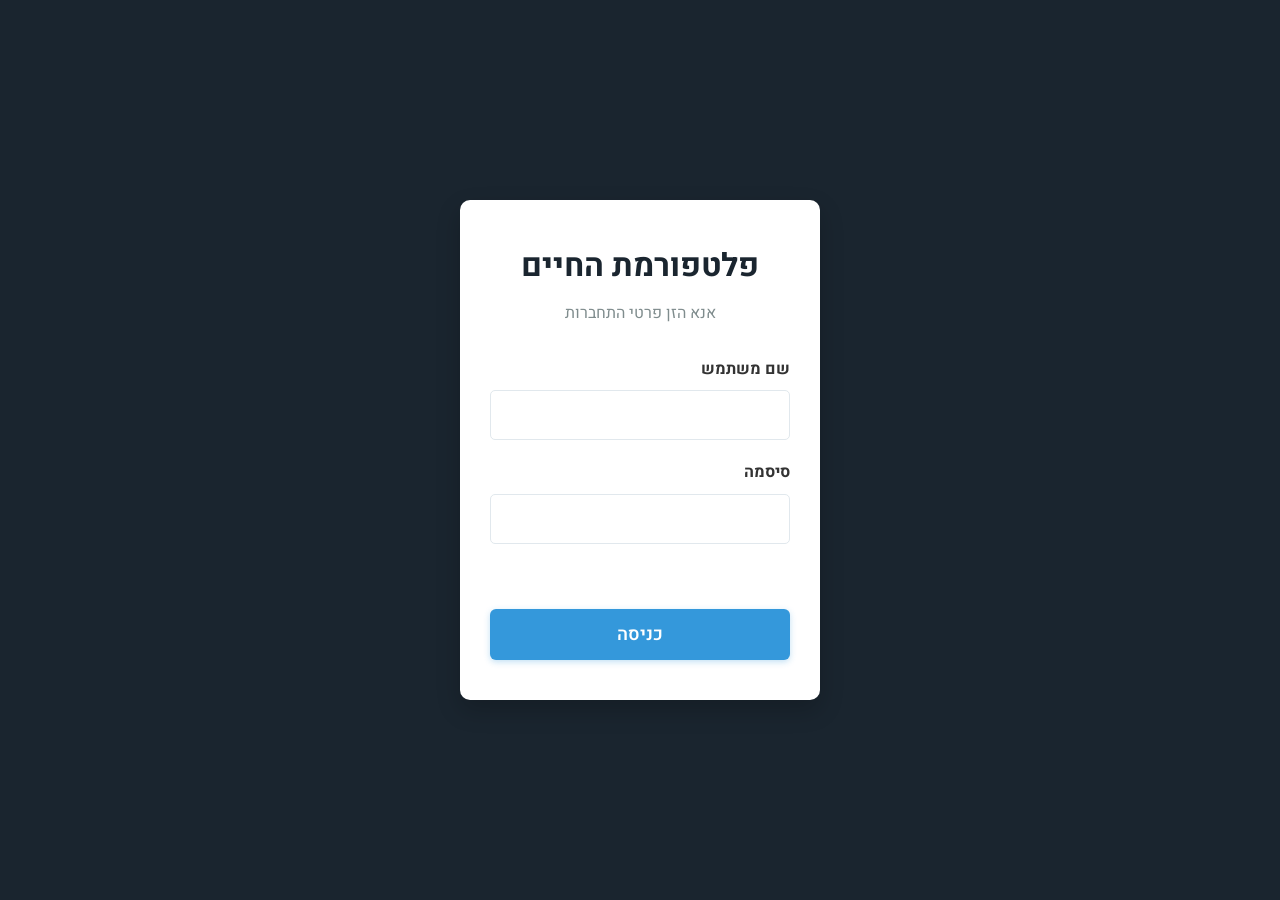
<file: index.html>
<!DOCTYPE html>
<html lang="he" dir="rtl">
<head>
    <meta charset="UTF-8">
    <title>פלטפורמת החיים - טוען...</title>
    <script>
        // מפנה ישירות למסך ההתחברות מיד בפתיחת התוכנה
        window.location.href = './modules/auth/auth.html';
    </script>
</head>
<body>
</body>
</html>
</file>
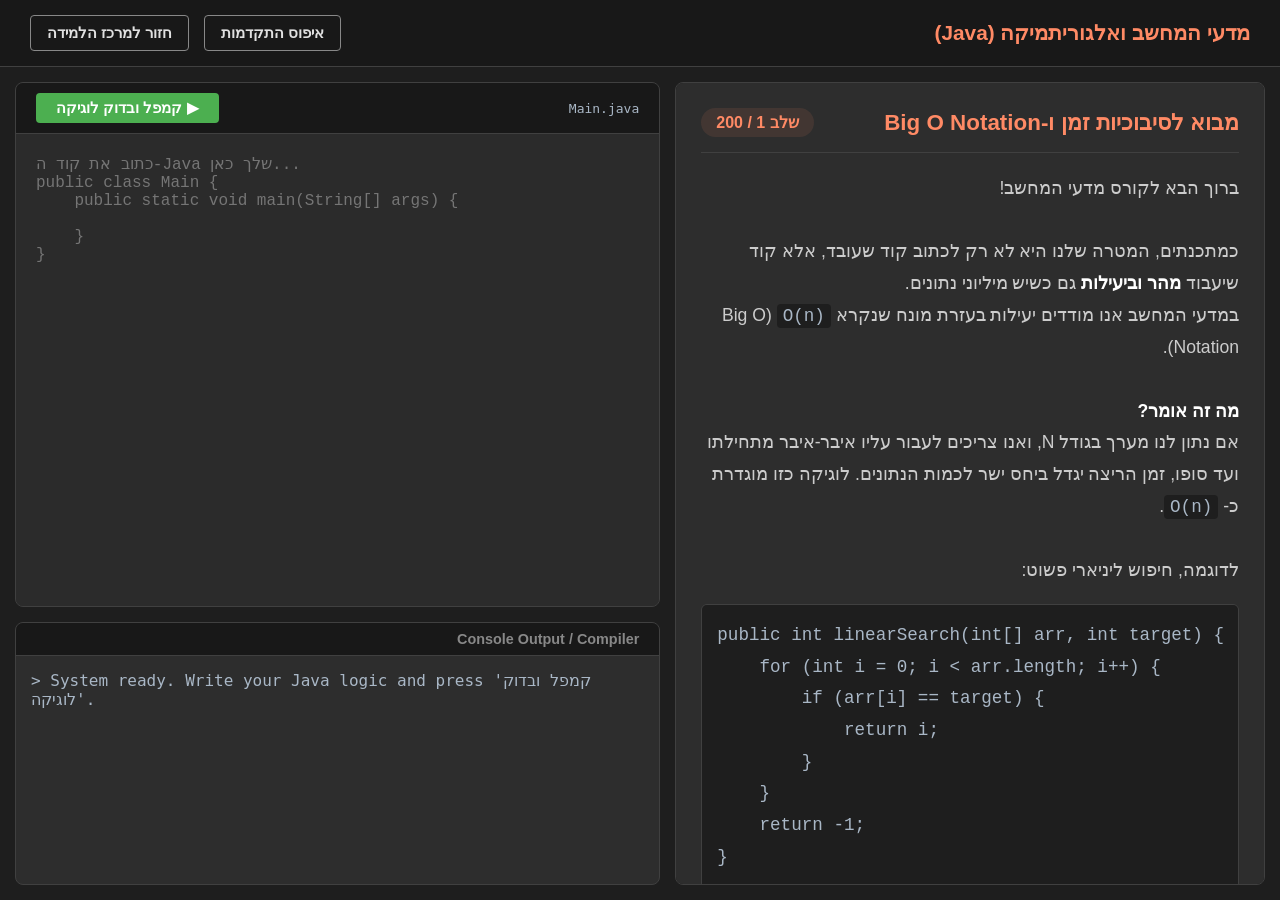
<file: modules/learning/cs/index.html>
<!DOCTYPE html>
<html lang="he" dir="rtl">
<head>
    <meta charset="UTF-8">
    <meta name="viewport" content="width=device-width, initial-scale=1.0">
    <title>מדעי המחשב - פלטפורמת החיים</title>
    <link rel="stylesheet" href="cs.css">
</head>
<body>
    <nav class="cs-navbar">
        <div class="nav-brand">מדעי המחשב ואלגוריתמיקה (Java)</div>
        <div>
            <button class="btn btn-ghost" onclick="CSApp.resetProgress()">איפוס התקדמות</button>
            <button class="btn btn-ghost" onclick="window.location.href='../learning.html'">חזור למרכז הלמידה</button>
        </div>
    </nav>

    <div class="cs-container">
        <!-- פאנל תיאוריה והוראות -->
        <div class="theory-panel">
            <div class="stage-header">
                <h2 id="stage-title">טוען שלב...</h2>
                <span id="stage-badge" class="stage-badge">שלב 1 / 200</span>
            </div>
            
            <div id="stage-content" class="stage-content">
                טוען תוכן...
            </div>

            <div class="stage-tasks">
                <h3>3 משימות לביצוע:</h3>
                <ul id="tasks-list" class="tasks-list">
                    <li><input type="checkbox" id="task-cb-0" class="task-checkbox" disabled> <span id="task-desc-0">משימה 1</span></li>
                    <li><input type="checkbox" id="task-cb-1" class="task-checkbox" disabled> <span id="task-desc-1">משימה 2</span></li>
                    <li><input type="checkbox" id="task-cb-2" class="task-checkbox" disabled> <span id="task-desc-2">משימה 3</span></li>
                </ul>
            </div>
            
            <div class="player-controls">
                <button class="btn btn-ghost" id="prev-stage-btn" onclick="CSApp.prevStage()">&#8594; שלב קודם</button>
                <button class="btn" id="next-stage-btn" onclick="CSApp.nextStage()" disabled>שלב הבא &#8592;</button>
            </div>
        </div>

        <!-- פאנל סביבת פיתוח Java -->
        <div class="workspace-panel">
            <div class="editor-section">
                <div class="editor-header">
                    <span>Main.java</span>
                    <button class="btn btn-run" onclick="CSApp.verifyCode()">▶ קמפל ובדוק לוגיקה</button>
                </div>
                
                <div class="editor-container">
                    <!-- הוספנו dir="ltr" כדי שהקוד יוצג משמאל לימין כמו שצריך -->
                    <textarea id="code-java" class="code-textarea" dir="ltr" placeholder="כתוב את קוד ה-Java שלך כאן...
public class Main {
    public static void main(String[] args) {
        
    }
}"></textarea>
                </div>
            </div>

            <!-- קונסולת פלט ובדיקות -->
            <div class="console-section">
                <div class="console-header">Console Output / Compiler</div>
                <div id="console-output" class="console-output" dir="ltr">
                    > System ready. Waiting for compilation...
                </div>
            </div>
        </div>
    </div>

    <script src="cs.js"></script>
</body>
</html>
</file>
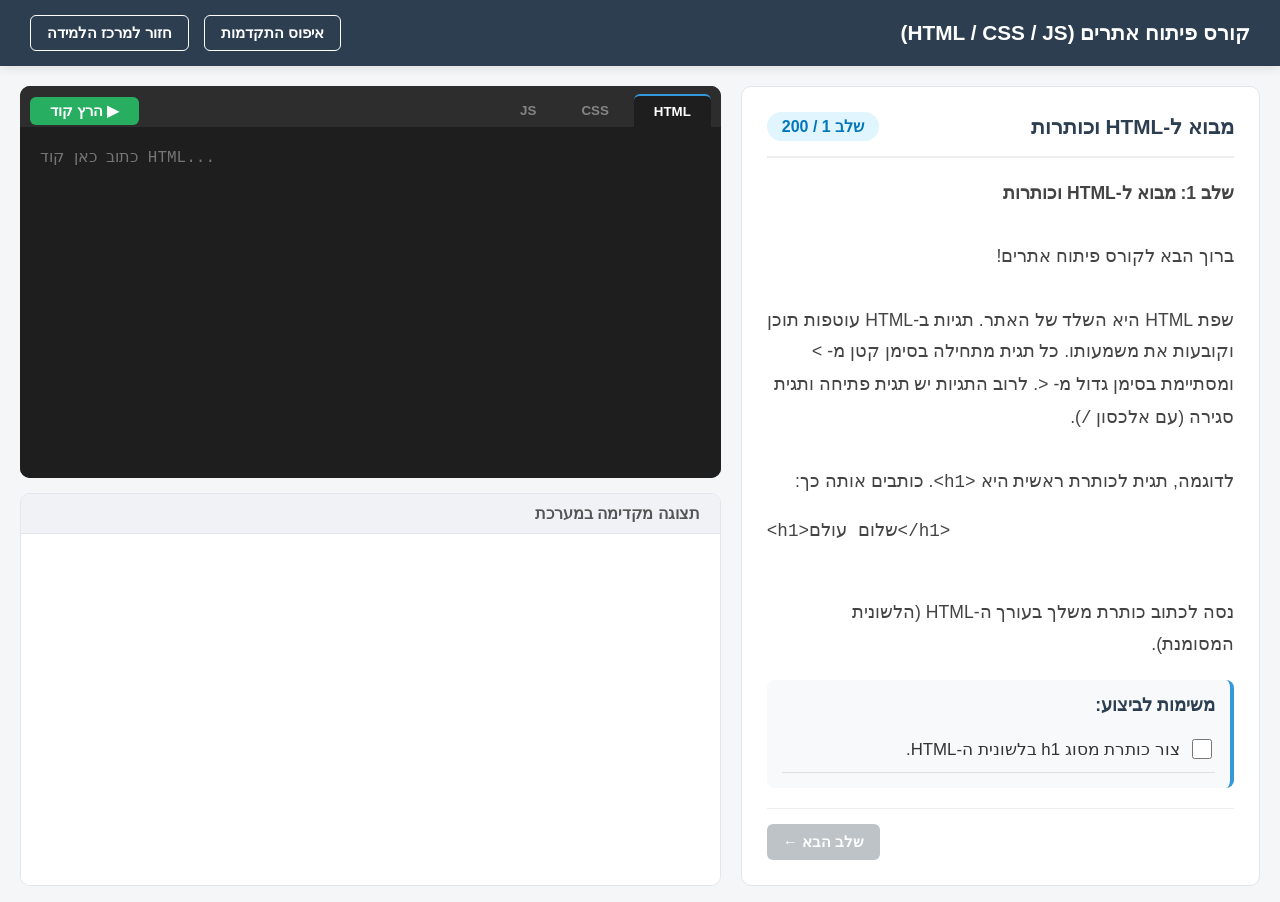
<file: modules/learning/html/index.html>
<!DOCTYPE html>
<html lang="he" dir="rtl">
<head>
    <meta charset="UTF-8">
    <meta name="viewport" content="width=device-width, initial-scale=1.0">
    <title>קורס פיתוח אתרים - פלטפורמת החיים</title>
    <link rel="stylesheet" href="html.css">
</head>
<body>
    <nav class="html-navbar">
        <div class="nav-brand">קורס פיתוח אתרים (HTML / CSS / JS)</div>
        <div>
            <button class="btn btn-ghost" onclick="HTMLApp.resetProgress()">איפוס התקדמות</button>
            <button class="btn btn-ghost" onclick="window.location.href='../learning.html'">חזור למרכז הלמידה</button>
        </div>
    </nav>

    <div class="html-container">
        <!-- פאנל הוראות -->
        <div class="instructions-panel">
            <div class="stage-header">
                <h2 id="stage-title">טוען שלב...</h2>
                <span id="stage-badge" class="stage-badge">שלב 1 / 200</span>
            </div>
            
            <div id="stage-content" class="stage-content">
                טוען הוראות...
            </div>

            <div class="stage-tasks">
                <h3>משימות לביצוע:</h3>
                <ul id="tasks-list" class="tasks-list"></ul>
            </div>
            
            <div class="player-controls">
                <button class="btn btn-ghost" id="prev-stage-btn" onclick="HTMLApp.prevStage()">&#8594; שלב קודם</button>
                <button class="btn" id="next-stage-btn" onclick="HTMLApp.nextStage()" disabled>שלב הבא &#8592;</button>
            </div>
        </div>

        <!-- פאנל סביבת פיתוח -->
        <div class="workspace-panel">
            <div class="editor-section">
                <div class="editor-tabs">
                    <button class="tab-btn active" onclick="HTMLApp.switchTab('html')">HTML</button>
                    <button class="tab-btn" onclick="HTMLApp.switchTab('css')">CSS</button>
                    <button class="tab-btn" onclick="HTMLApp.switchTab('js')">JS</button>
                    <button class="btn btn-run" onclick="HTMLApp.runCode()">▶ הרץ קוד</button>
                </div>
                
                <div class="editor-container">
                    <textarea id="code-html" class="code-textarea active" placeholder="כתוב כאן קוד HTML..."></textarea>
                    <textarea id="code-css" class="code-textarea" placeholder="כתוב כאן קוד CSS..."></textarea>
                    <textarea id="code-js" class="code-textarea" placeholder="כתוב כאן קוד JavaScript..."></textarea>
                </div>
            </div>

            <!-- פאנל תצוגה מקדימה -->
            <div class="results-section">
                <div class="results-header">תצוגה מקדימה במערכת</div>
                <iframe id="preview-frame" class="preview-iframe"></iframe>
            </div>
        </div>
    </div>

    <script src="html.js"></script>
</body>
</html>
</file>
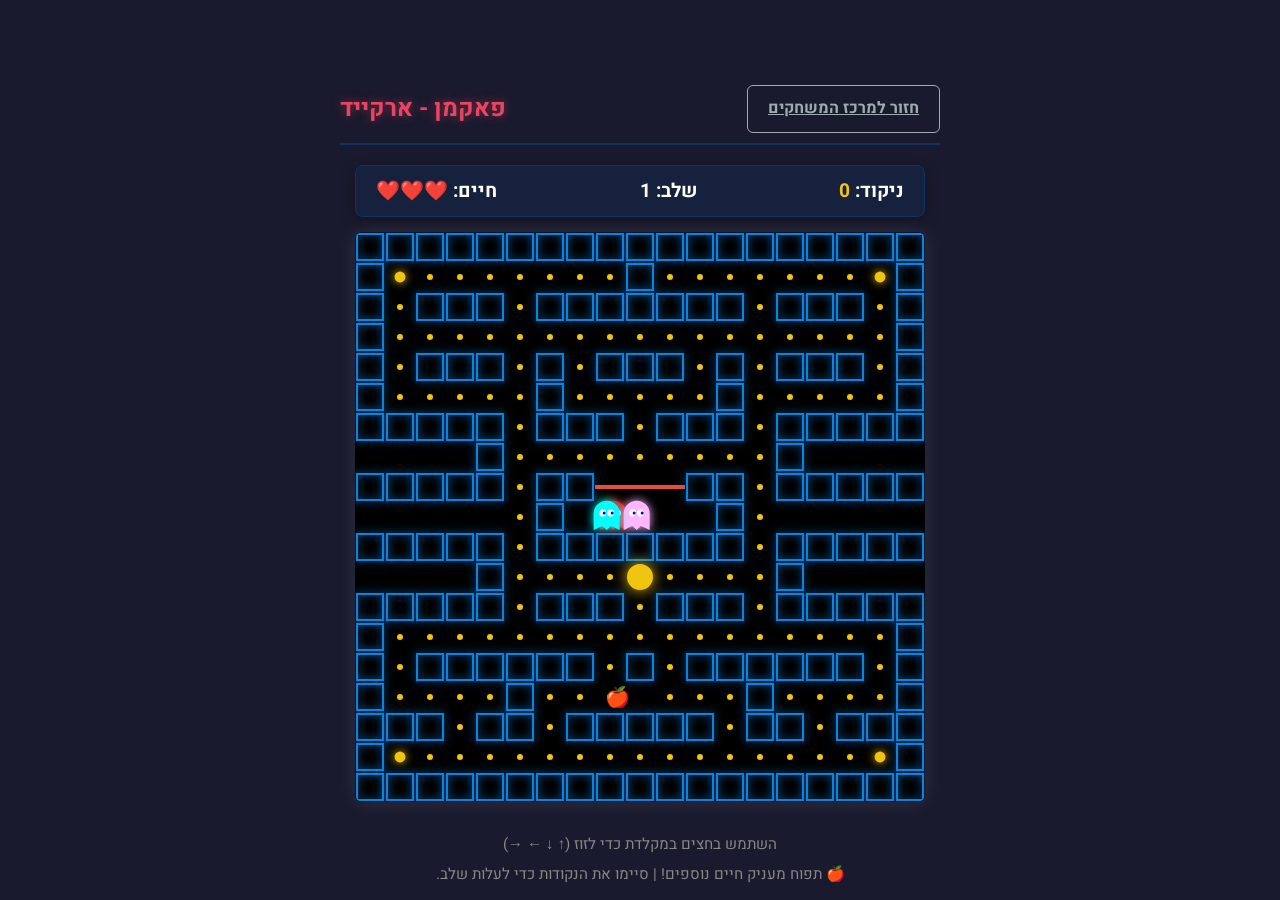
<file: modules/games/sub_games/pacman/index.html>
<!DOCTYPE html>
<html lang="he" dir="rtl">
<head>
    <meta charset="UTF-8">
    <meta name="viewport" content="width=device-width, initial-scale=1.0">
    <title>פאקמן - משחק עצמאי</title>
    <link rel="stylesheet" href="../../../../css/global.css">
    <link rel="stylesheet" href="pacman.css">
</head>
<body>
    <div class="game-header">
        <a href="../../games.html" class="btn btn-ghost">חזור למרכז המשחקים</a>
        <h2>פאקמן - ארקייד</h2>
    </div>

    <div class="game-wrapper">
        <div class="stats-panel">
            <div class="stat-box">ניקוד: <span id="scoreDisplay" style="color: #f1c40f;">0</span></div>
            <div class="stat-box">שלב: <span id="levelDisplay">1</span></div>
            <div class="stat-box">חיים: <span id="livesDisplay" style="color: #e74c3c;">❤️❤️❤️</span></div>
        </div>

        <div class="canvas-container">
            <canvas id="gameCanvas" width="570" height="570"></canvas>
            
            <!-- חלון סיום/מעבר שלב -->
            <div id="overlay" class="overlay" style="display: none;">
                <h1 id="overlay-title">המשחק נגמר</h1>
                <p id="overlay-text">הגעת לניקוד: 0</p>
                <button id="overlay-btn" class="btn" onclick="startLevel()">התחל מחדש</button>
            </div>
        </div>
        
        <div class="controls-hint">
            <p>השתמש בחצים במקלדת כדי לזוז (↑ ↓ ← →)</p>
            <p>🍎 תפוח מעניק חיים נוספים! | סיימו את הנקודות כדי לעלות שלב.</p>
        </div>
    </div>

    <script src="pacman.js"></script>
</body>
</html>
</file>
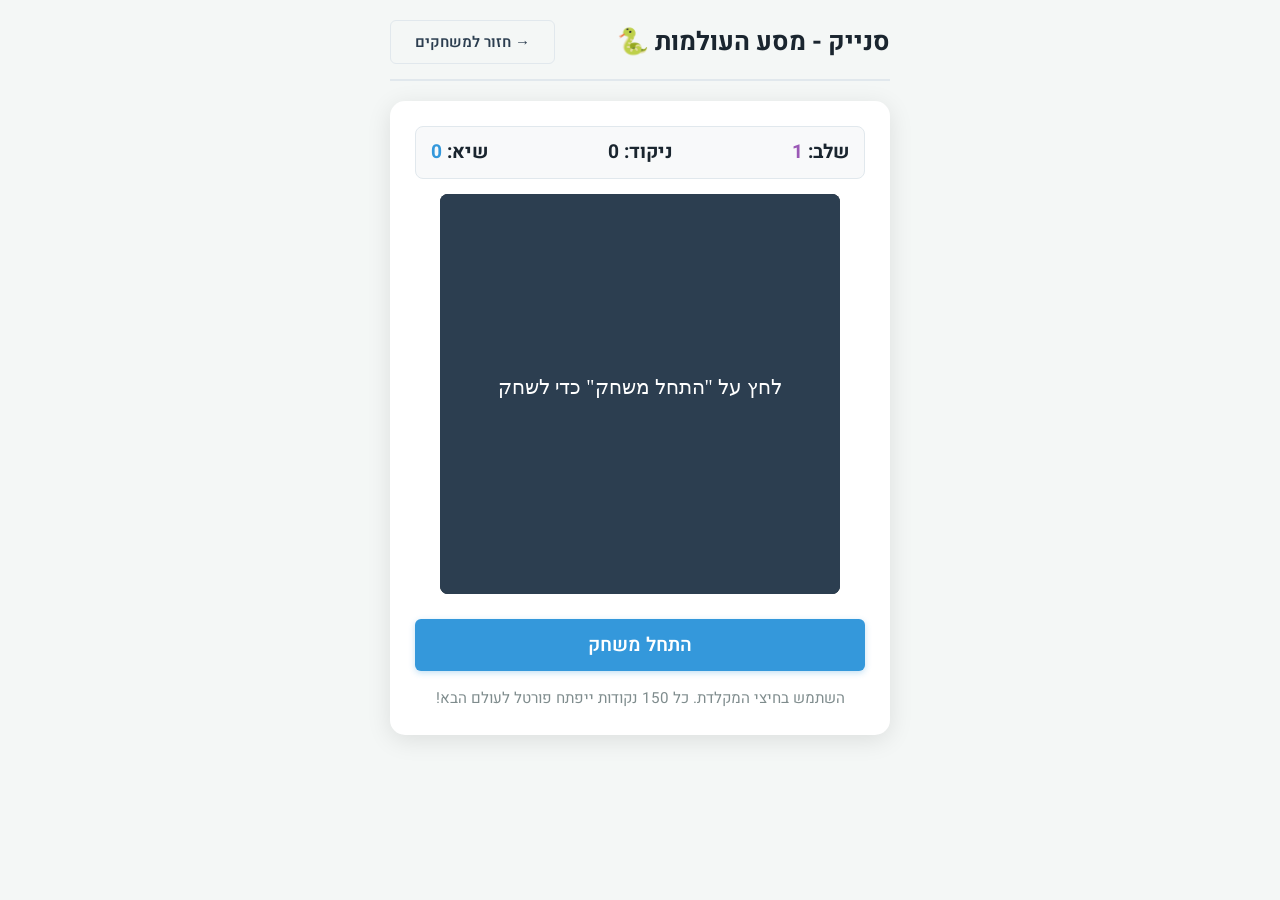
<file: modules/games/sub_games/snake/index.html>
<!DOCTYPE html>
<html lang="he" dir="rtl">
<head>
    <meta charset="UTF-8">
    <meta name="viewport" content="width=device-width, initial-scale=1.0">
    <title>סנייק - פלטפורמת החיים</title>
    <link rel="stylesheet" href="../../../../css/global.css">
    <link rel="stylesheet" href="snake.css">
</head>
<body class="game-mode">
    <div class="main-content">
        <div class="header-actions">
            <h1>סנייק - מסע העולמות 🐍</h1>
            <button type="button" class="btn btn-ghost" onclick="window.location.href='../../games.html'">&#8594; חזור למשחקים</button>
        </div>
        
        <div class="game-container">
            <div class="score-board">
                <span>שלב: <span id="levelDisplay" style="color: #9b59b6;">1</span></span>
                <span>ניקוד: <span id="score">0</span></span>
                <span>שיא: <span id="highScore" style="color: var(--accent-color);">0</span></span>
            </div>
            
            <!-- לוח המשחק -->
            <canvas id="gameCanvas" width="400" height="400"></canvas>
            
            <div class="controls">
                <button type="button" id="startBtn" class="btn">התחל משחק</button>
                <p class="help-text">השתמש בחיצי המקלדת. כל 150 נקודות ייפתח פורטל לעולם הבא!</p>
            </div>
        </div>
    </div>

    <script src="../../../../js/DataService.js"></script>
    <script src="snake.js"></script>
</body>
</html>
</file>
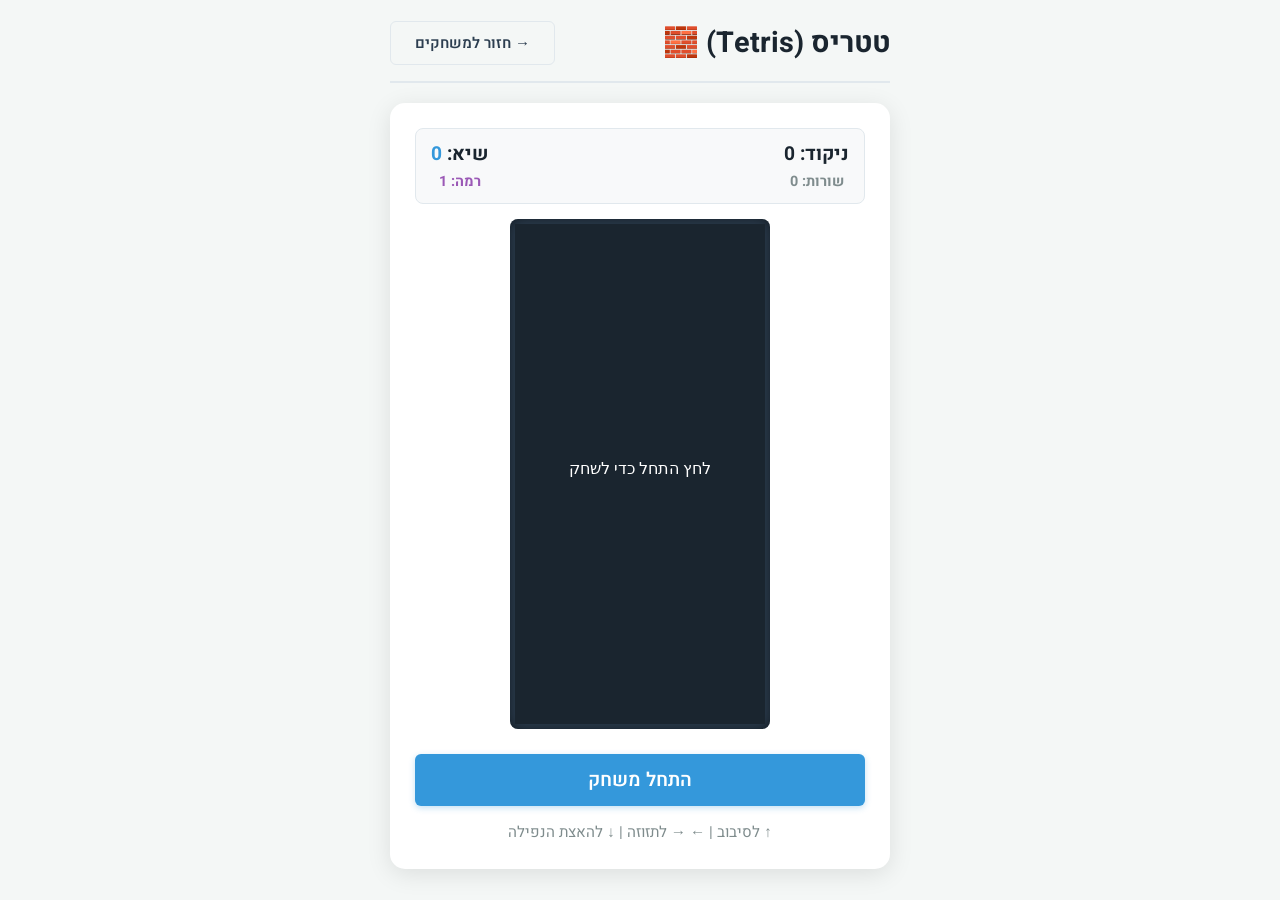
<file: modules/games/sub_games/tetris/index.html>
<!DOCTYPE html>
<html lang="he" dir="rtl">
<head>
    <meta charset="UTF-8">
    <meta name="viewport" content="width=device-width, initial-scale=1.0">
    <title>טטריס - פלטפורמת החיים</title>
    <!-- נתיבים יחסיים לתיקייה הראשית -->
    <link rel="stylesheet" href="../../../../css/global.css">
    <link rel="stylesheet" href="tetris.css">
</head>
<body class="game-mode">
    <div class="main-content">
        <div class="header-actions">
            <h1>טטריס (Tetris) 🧱</h1>
            <button type="button" class="btn btn-ghost" onclick="window.location.href='../../games.html'">&#8594; חזור למשחקים</button>
        </div>
        
        <div class="game-container">
            <div class="score-board">
                <div class="stats-col">
                    <span>ניקוד: <span id="score">0</span></span>
                    <span style="font-size: 0.9rem; color: #7f8c8d;">שורות: <span id="lines">0</span></span>
                </div>
                <div class="stats-col">
                    <span>שיא: <span id="highScore" style="color: var(--accent-color);">0</span></span>
                    <span style="font-size: 0.9rem; color: #9b59b6;">רמה: <span id="level">1</span></span>
                </div>
            </div>
            
            <!-- לוח המשחק - בטטריס הפרופורציה היא תמיד 1:2 (10 משבצות רוחב על 20 גובה) -->
            <div class="canvas-wrapper">
                <canvas id="gameCanvas" width="250" height="500"></canvas>
            </div>
            
            <div class="controls">
                <button type="button" id="startBtn" class="btn">התחל משחק</button>
                <p class="help-text">
                    <strong>↑</strong> לסיבוב | <strong>← →</strong> לתזוזה | <strong>↓</strong> להאצת הנפילה
                </p>
            </div>
        </div>
    </div>

    <!-- טעינת DataService לשמירת השיא -->
    <script src="../../../../js/DataService.js"></script>
    <script src="tetris.js"></script>
</body>
</html>
</file>
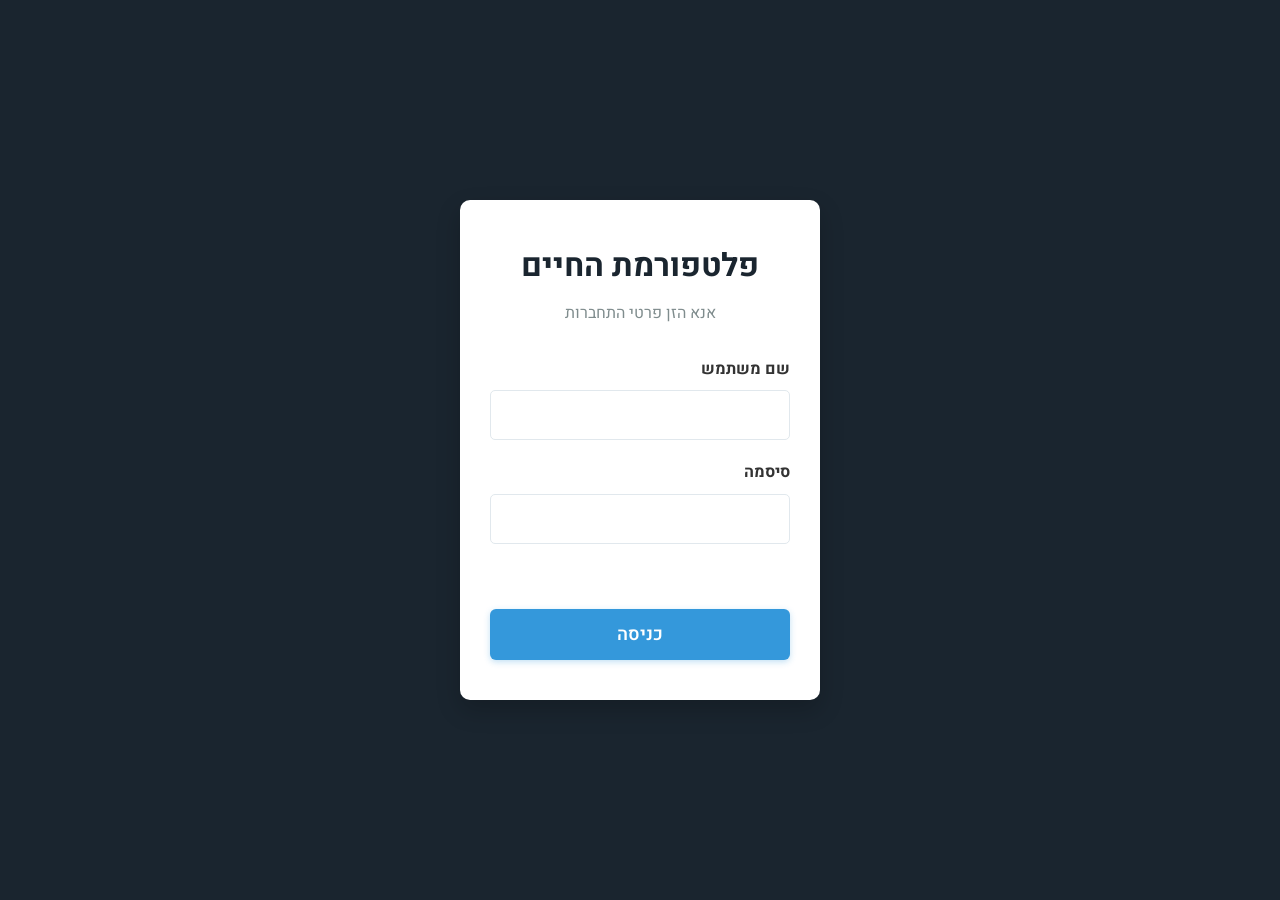
<file: modules/auth/auth.html>
<!DOCTYPE html>
<html lang="he" dir="rtl">
<head>
    <meta charset="UTF-8">
    <meta name="viewport" content="width=device-width, initial-scale=1.0">
    <title>התחברות - פלטפורמת החיים</title>
    <!-- טעינת העיצוב הגלובלי ואז את העיצוב הספציפי של דף ההתחברות -->
    <link rel="stylesheet" href="../../css/global.css">
    <link rel="stylesheet" href="auth.css">
</head>
<body>
    <div class="login-container">
        <div class="login-box">
            <h1>פלטפורמת החיים</h1>
            <p>אנא הזן פרטי התחברות</p>
            <form id="loginForm">
                <div class="input-group">
                    <label for="username">שם משתמש</label>
                    <input type="text" id="username" required autocomplete="off">
                </div>
                <div class="input-group">
                    <label for="password">סיסמה</label>
                    <input type="password" id="password" required>
                </div>
                <div id="errorMessage" class="error-message"></div>
                <button type="submit" class="btn">כניסה</button>
            </form>
        </div>
    </div>
    
    <!-- טעינת הלוגיקה של ההתחברות -->
    <script src="auth.js"></script>
</body>
</html>
</file>
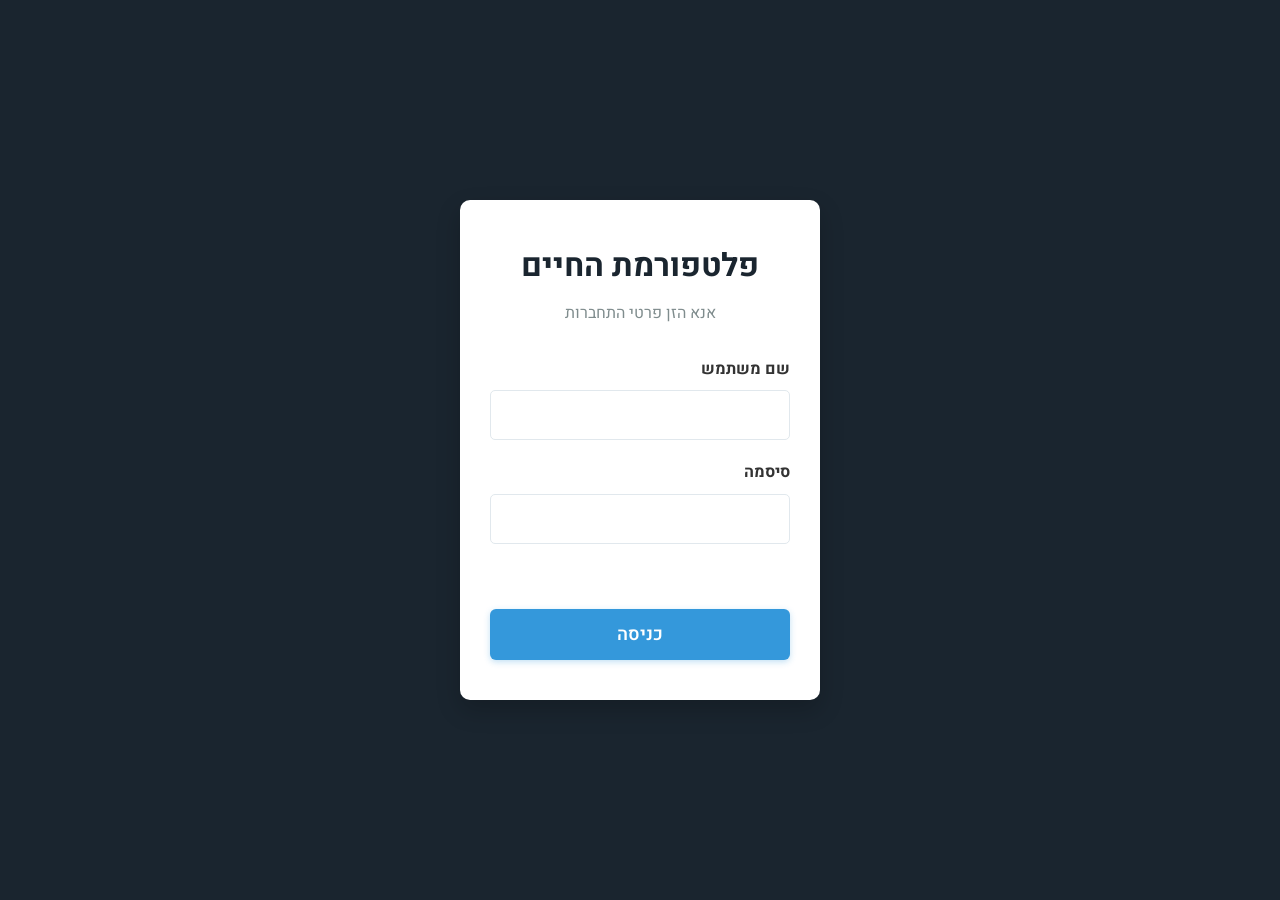
<file: modules/dashboard/dashboard.html>
<!DOCTYPE html>
<html lang="he" dir="rtl">
<head>
    <meta charset="UTF-8">
    <meta name="viewport" content="width=device-width, initial-scale=1.0">
    <title>ראשי - פלטפורמת החיים</title>
    <!-- טעינת עיצוב גלובלי ועיצוב מקומי -->
    <link rel="stylesheet" href="../../css/global.css">
    <link rel="stylesheet" href="dashboard.css">
</head>
<body>
    <!-- AppManager.js יזריק לכאן את התפריט העליון אוטומטית -->
    
    <div class="dashboard-container">
        <header class="dashboard-header">
            <h1>ברוך הבא לפלטפורמת החיים</h1>
            <p>בחר לאן תרצה לנווט היום</p>
        </header>

        <div class="categories-grid">
            <a href="../learning/learning.html" class="category-card">
                <div class="card-icon">📚</div>
                <h2>מרכז למידה</h2>
                <p>מוזיקה, תכנות, היסטוריה</p>
            </a>
            
            <a href="../thinking/thinking.html" class="category-card">
                <div class="card-icon">💡</div>
                <h2>מרכז חשיבה</h2>
                <p>פתקים, רשימות, דיונים</p>
            </a>
            
            <a href="../diary/diary.html" class="category-card">
                <div class="card-icon">📅</div>
                <h2>יומן אישי</h2>
                <p>מעקב ורישום יומיומי</p>
            </a>
            
            <a href="../recipes/recipes.html" class="category-card">
                <div class="card-icon">🍳</div>
                <h2>מתכונים</h2>
                <p>ניהול ספר המתכונים שלך</p>
            </a>
            
            <a href="../games/games.html" class="category-card">
                <div class="card-icon">🎮</div>
                <h2>משחקים</h2>
                <p>פאקמן, טטריס ועוד</p>
            </a>
            
            <a href="#" class="category-card" onclick="alert('מודול זה יפותח בהמשך'); return false;">
                <div class="card-icon">⚙️</div>
                <h2>שונות</h2>
                <p>גיבויים והגדרות מערכת</p>
            </a>
        </div>
    </div>

    <!-- טעינת סקריפטים לפי סדר תלות -->
    <script src="../../js/AppManager.js"></script>
    <script src="dashboard.js"></script>
</body>
</html>
</file>
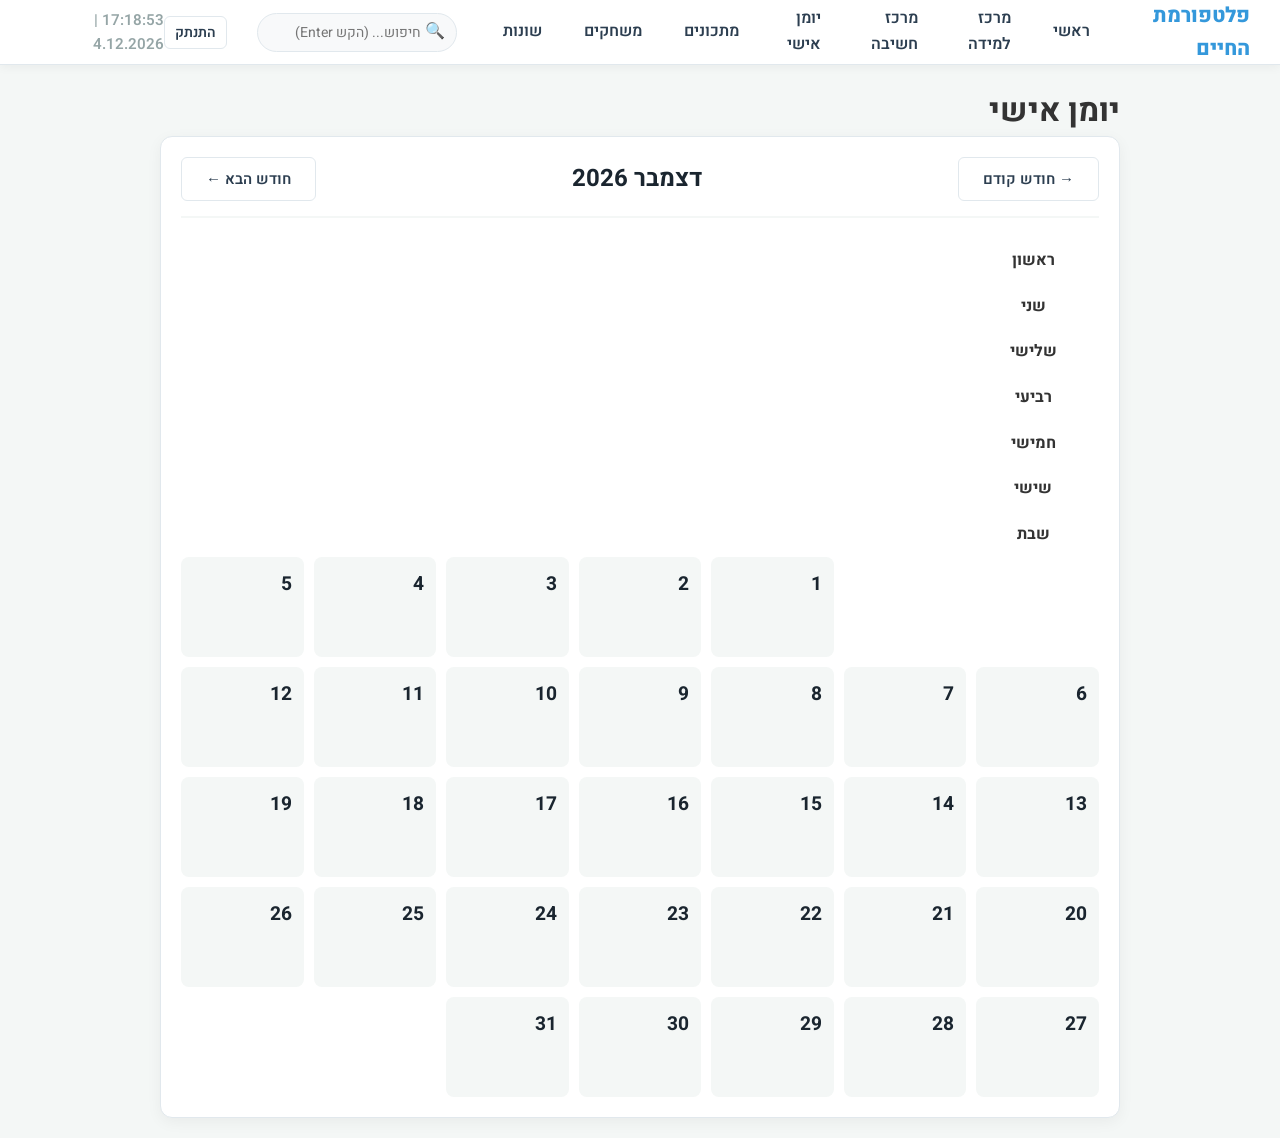
<file: modules/diary/diary.html>
<!DOCTYPE html>
<html lang="he" dir="rtl">
<head>
    <meta charset="UTF-8">
    <meta name="viewport" content="width=device-width, initial-scale=1.0">
    <title>יומן אישי - פלטפורמת החיים</title>
    <link rel="stylesheet" href="../../css/global.css">
    <link rel="stylesheet" href="diary.css">
</head>
<body>
    <div class="main-content">
        <div class="header-actions">
            <h1>יומן אישי</h1>
        </div>
        
        <div class="calendar-container">
            <div class="calendar-header">
                <button type="button" class="btn btn-ghost" onclick="DiaryManager.prevMonth()">&#8594; חודש קודם</button>
                <h2 id="monthYearDisplay">--</h2>
                <button type="button" class="btn btn-ghost" onclick="DiaryManager.nextMonth()">חודש הבא &#8592;</button>
            </div>
            
            <div class="calendar-grid">
                <div class="weekday">ראשון</div>
                <div class="weekday">שני</div>
                <div class="weekday">שלישי</div>
                <div class="weekday">רביעי</div>
                <div class="weekday">חמישי</div>
                <div class="weekday">שישי</div>
                <div class="weekday">שבת</div>
                
                <div id="calendarDays" class="days-container"></div>
            </div>
        </div>
    </div>

    <!-- חלון קופץ: עריכת יום ביומן -->
    <div id="dayModal" class="modal-overlay">
        <div class="modal-content modal-large">
            <button type="button" class="close-modal">&times;</button>
            
            <!-- כותרת החלון יחד עם כפתור המחיקה -->
            <div style="display: flex; justify-content: space-between; align-items: center; margin-bottom: 20px; padding-left: 20px;">
                <h2 id="modalDateTitle" style="margin: 0;">יומן אישי - </h2>
                <button type="button" class="btn-ghost delete-btn" id="deleteDayBtn" onclick="DiaryManager.deleteDay()" style="border:none; color:var(--danger-color); display: none;">מחק רשומה</button>
            </div>
            
            <input type="hidden" id="currentEditDate">

            <div class="input-group">
                <label>נתיב תמונה (אופציונלי):</label>
                <input type="text" id="dayImagePath" placeholder="לדוגמה: C:\Pictures\photo.jpg">
            </div>
            
            <div id="dayImagePreview" class="day-image-preview"></div>

            <div class="input-group">
                <label>מה היה היום?</label>
                <textarea id="dayContent" rows="10" placeholder="כתוב כאן את סיכום היום שלך..."></textarea>
            </div>

            <button type="button" class="btn" onclick="DiaryManager.saveDay()" style="width: 100%;">שמור רשומה</button>
        </div>
    </div>

    <script src="../../js/DataService.js"></script>
    <script src="../../js/AppManager.js"></script>
    <script src="../../js/ModalUtils.js"></script>
    <script src="diary.js"></script>
</body>
</html>
</file>
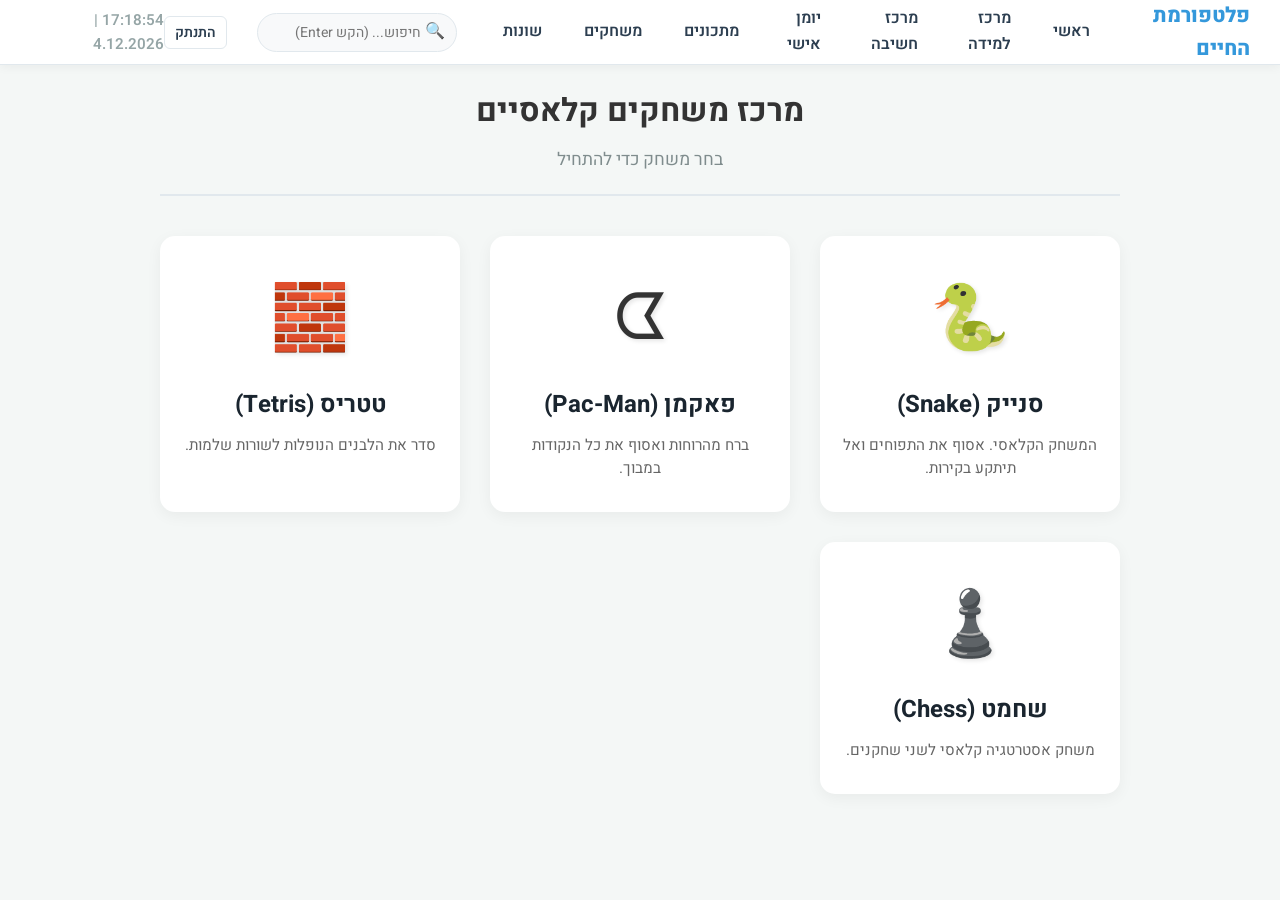
<file: modules/games/games.html>
<!DOCTYPE html>
<html lang="he" dir="rtl">
<head>
    <meta charset="UTF-8">
    <meta name="viewport" content="width=device-width, initial-scale=1.0">
    <title>משחקים - פלטפורמת החיים</title>
    <link rel="stylesheet" href="../../css/global.css">
    <link rel="stylesheet" href="games.css">
</head>
<body>
    <!-- התפריט יוזרק לכאן אוטומטית ע"י AppManager -->
    
    <div class="main-content">
        <div class="header-actions">
            <h1>מרכז משחקים קלאסיים</h1>
            <p style="color: #7f8c8d; font-size: 1.1rem; margin-top: 10px;">בחר משחק כדי להתחיל</p>
        </div>
        
        <div class="games-grid">
            <!-- נחש -->
            <div class="game-card" onclick="GamesManager.playGame('snake')">
                <div class="game-icon">🐍</div>
                <h2>סנייק (Snake)</h2>
                <p>המשחק הקלאסי. אסוף את התפוחים ואל תיתקע בקירות.</p>
            </div>

            <!-- פאקמן -->
            <div class="game-card" onclick="GamesManager.playGame('pacman')">
                <div class="game-icon">ᗧ</div>
                <h2>פאקמן (Pac-Man)</h2>
                <p>ברח מהרוחות ואסוף את כל הנקודות במבוך.</p>
            </div>

            <!-- טטריס -->
            <div class="game-card" onclick="GamesManager.playGame('tetris')">
                <div class="game-icon">🧱</div>
                <h2>טטריס (Tetris)</h2>
                <p>סדר את הלבנים הנופלות לשורות שלמות.</p>
            </div>

            <!-- שחמט -->
            <div class="game-card" onclick="GamesManager.playGame('chess')">
                <div class="game-icon">♟️</div>
                <h2>שחמט (Chess)</h2>
                <p>משחק אסטרטגיה קלאסי לשני שחקנים.</p>
            </div>
        </div>
    </div>

    <!-- סקריפטים -->
    <script src="../../js/AppManager.js"></script>
    <script src="games.js"></script>
</body>
</html>
</file>
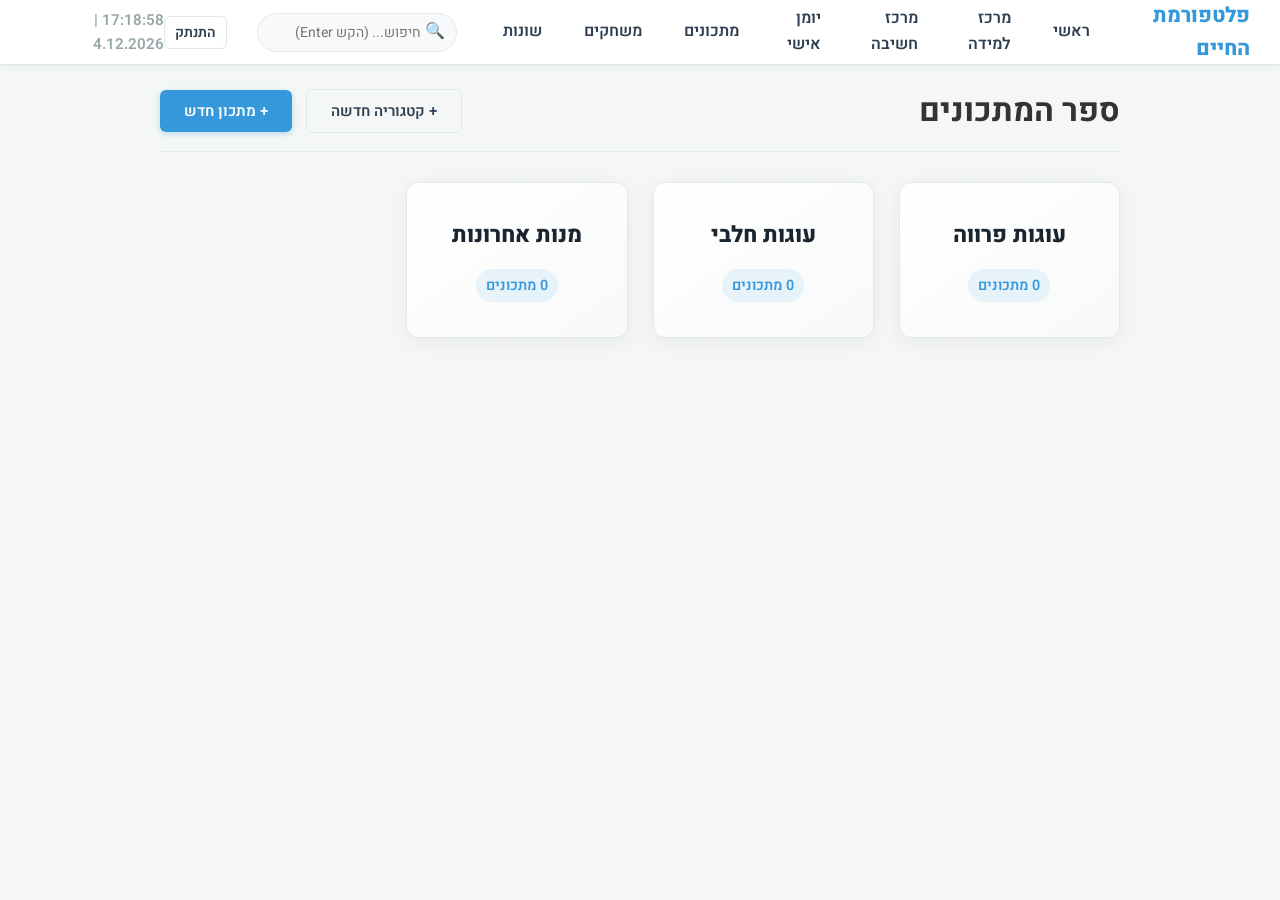
<file: modules/recipes/recipes.html>
<!DOCTYPE html>
<html lang="he" dir="rtl">
<head>
    <meta charset="UTF-8">
    <meta name="viewport" content="width=device-width, initial-scale=1.0">
    <title>מתכונים - פלטפורמת החיים</title>
    <link rel="stylesheet" href="../../css/global.css">
    <link rel="stylesheet" href="recipes.css">
</head>
<body>
    <div class="main-content">
        <div class="header-actions">
            <h1 id="pageTitle">ספר המתכונים</h1>
            <div>
                <button type="button" class="btn btn-ghost" onclick="RecipesManager.openNewCategoryModal()" style="margin-left: 10px;">+ קטגוריה חדשה</button>
                <button type="button" class="btn" onclick="RecipesManager.openNewRecipeModal()">+ מתכון חדש</button>
            </div>
        </div>
        
        <div id="categoriesView" class="view-section active">
            <div id="categoriesGrid" class="categories-grid"></div>
        </div>

        <div id="recipeListView" class="view-section">
            <div class="navigation-bar">
                <button type="button" class="btn btn-ghost" onclick="RecipesManager.showCategoriesView()">&#8594; חזור לקטגוריות</button>
                <!-- כפתור מחיקת קטגוריה שנוסף -->
                <button type="button" class="btn-ghost delete-btn" onclick="RecipesManager.deleteCurrentCategory()" style="border:none; color:var(--danger-color);">🗑️ מחק קטגוריה</button>
            </div>
            <div id="recipesList" class="recipes-list"></div>
        </div>

        <div id="singleRecipeView" class="view-section">
            <div class="navigation-bar">
                <button type="button" class="btn btn-ghost" id="backToListBtn" onclick="RecipesManager.showListView()">&#8594; חזור לרשימה</button>
                <button type="button" class="btn-ghost delete-btn" id="deleteRecipeBtn" style="border:none; color:var(--danger-color);">🗑️ מחק מתכון</button>
            </div>
            <div id="recipeContent" class="recipe-full-content"></div>
        </div>
    </div>

    <!-- מודלים נשארו ללא שינוי מעבר להעתקה -->
    <div id="newRecipeModal" class="modal-overlay">
        <div class="modal-content modal-large">
            <button type="button" class="close-modal">&times;</button>
            <h2 style="margin-bottom:20px; color:var(--primary-color);">הוספת מתכון חדש</h2>
            <div class="input-group" style="margin-bottom:15px;"><label style="font-weight:600;">קטגוריה:</label><select id="recipeCategory" style="width:100%; padding:10px; border-radius:6px; border:1px solid var(--border-color);"></select></div>
            <div class="input-group" style="margin-bottom:15px;"><label style="font-weight:600;">שם המתכון:</label><input type="text" id="recipeTitle" placeholder="לדוגמה: עוגת שוקולד..." required></div>
            <div class="input-group" style="margin-bottom:15px;"><label style="font-weight:600;">נתיב תמונה (אופציונלי):</label><input type="text" id="recipeImage" placeholder="C:\Pictures\cake.jpg"></div>
            <div class="input-group" style="margin-bottom:15px;"><label style="font-weight:600;">תוכן המתכון:</label><textarea id="recipeBody" rows="8"></textarea></div>
            <button type="button" class="btn" onclick="RecipesManager.saveRecipe()" style="width: 100%;">שמור מתכון</button>
        </div>
    </div>

    <div id="newCategoryModal" class="modal-overlay">
        <div class="modal-content">
            <button type="button" class="close-modal">&times;</button>
            <h2 style="margin-bottom:20px; color:var(--primary-color);">קטגוריה חדשה</h2>
            <div class="input-group" style="margin-bottom:15px;"><label style="font-weight:600;">שם הקטגוריה:</label><input type="text" id="newCategoryName"></div>
            <button type="button" class="btn" onclick="RecipesManager.saveCategory()" style="width: 100%;">שמור קטגוריה</button>
        </div>
    </div>

    <script src="../../js/DataService.js"></script>
    <script src="../../js/AppManager.js"></script>
    <script src="../../js/ModalUtils.js"></script>
    <script src="recipes.js"></script>
</body>
</html>
</file>
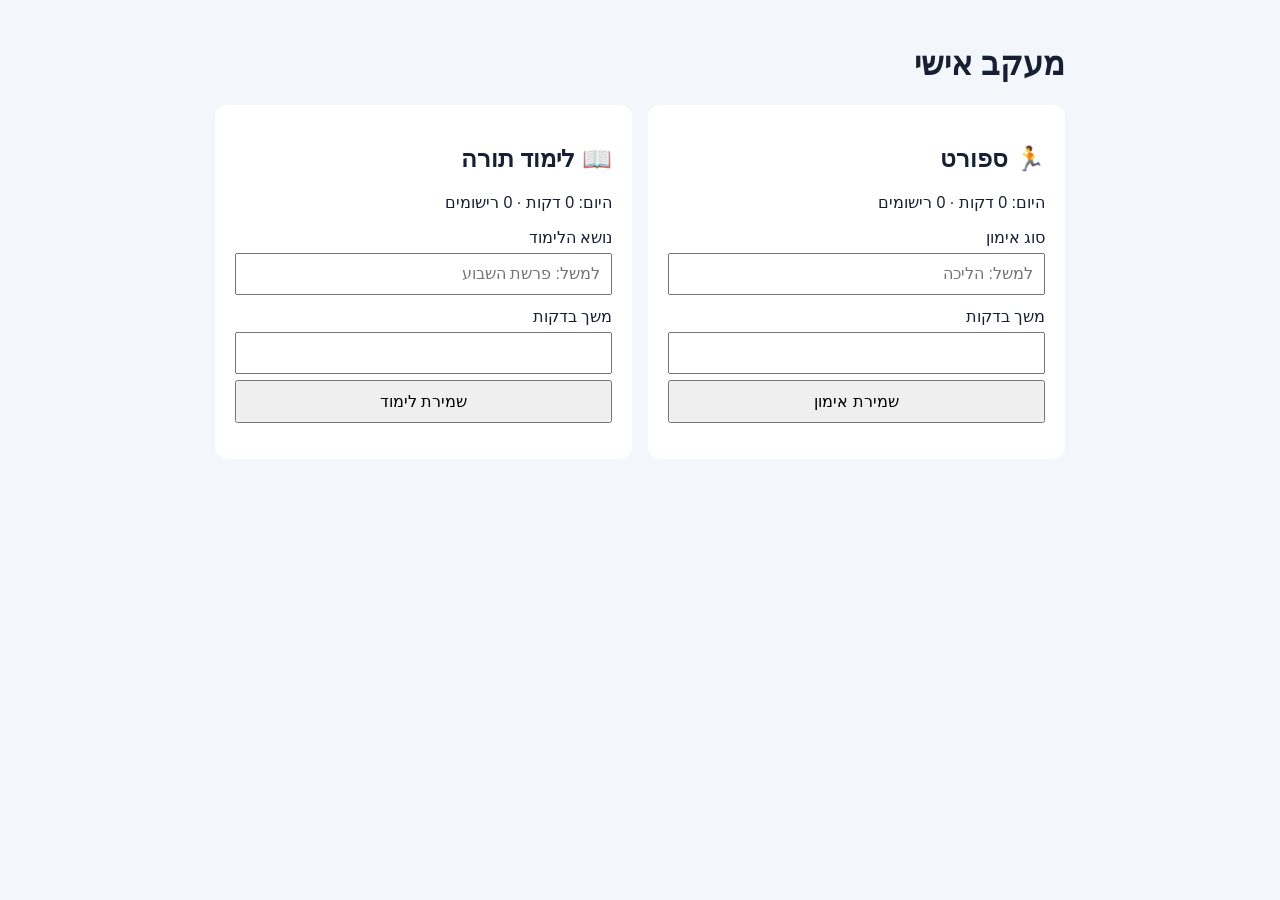
<file: modules/sport-tora/sport-study.html>
<!DOCTYPE html>
<html lang="he" dir="rtl">

<head>
    <meta charset="UTF-8">
    <meta name="viewport" content="width=device-width, initial-scale=1">
    <title>ספורט ולימוד תורה</title>
    <style>
        body {
            margin: 0;
            padding: 24px;
            font-family: Arial, sans-serif;
            background: #f3f6fb;
            color: #172033;
        }

        main {
            max-width: 850px;
            margin: auto;
        }

        .cards {
            display: grid;
            grid-template-columns: repeat(auto-fit, minmax(260px, 1fr));
            gap: 16px;
        }

        section {
            padding: 20px;
            border-radius: 12px;
            background: white;
        }

        label {
            display: block;
            margin-top: 12px;
        }

        input,
        button {
            box-sizing: border-box;
            width: 100%;
            padding: 10px;
            margin-top: 6px;
            font: inherit;
        }

        button {
            cursor: pointer;
        }
    </style>
</head>

<body>
    <main>
        <h1>מעקב אישי</h1>
        <div class="cards">
            <section>
                <h2>🏃 ספורט</h2>
                <p id="sport-summary"></p>
                <form data-type="sport">
                    <label>סוג אימון<input name="name" required placeholder="למשל: הליכה"></label>
                    <label>משך בדקות<input name="minutes" type="number" min="1" required></label>
                    <button>שמירת אימון</button>
                </form>
                <ul id="sport-history"></ul>
            </section>

            <section>
                <h2>📖 לימוד תורה</h2>
                <p id="study-summary"></p>
                <form data-type="study">
                    <label>נושא הלימוד<input name="name" required placeholder="למשל: פרשת השבוע"></label>
                    <label>משך בדקות<input name="minutes" type="number" min="1" required></label>
                    <button>שמירת לימוד</button>
                </form>
                <ul id="study-history"></ul>
            </section>
        </div>
    </main>

    <script>
        const storageKey = "lifePlatformActivities";

        function loadActivities() {
            try {
                return JSON.parse(localStorage.getItem(storageKey)) || [];
            } catch {
                return [];
            }
        }

        function today() {
            const date = new Date();
            return `${date.getFullYear()}-${String(date.getMonth() + 1).padStart(2, "0")}-${String(date.getDate()).padStart(2, "0")}`;
        }

        function render() {
            const activities = loadActivities();

            for (const type of ["sport", "study"]) {
                const entries = activities.filter(item => item.type === type);
                const minutesToday = entries
                    .filter(item => item.date === today())
                    .reduce((sum, item) => sum + Number(item.minutes), 0);

                document.getElementById(`${type}-summary`).textContent =
                    `היום: ${minutesToday} דקות · ${entries.length} רישומים`;

                const list = document.getElementById(`${type}-history`);
                list.replaceChildren();

                entries.slice(0, 5).forEach(item => {
                    const li = document.createElement("li");
                    li.textContent = `${item.name} — ${item.minutes} דקות (${item.date})`;
                    list.appendChild(li);
                });
            }
        }

        document.querySelectorAll("form").forEach(form => {
            form.addEventListener("submit", event => {
                event.preventDefault();
                const data = new FormData(form);
                const activities = loadActivities();

                activities.unshift({
                    type: form.dataset.type,
                    name: String(data.get("name")).trim(),
                    minutes: Number(data.get("minutes")),
                    date: today()
                });

                localStorage.setItem(storageKey, JSON.stringify(activities));
                form.reset();
                render();
            });
        });

        render();
    </script>
</body>

</html>
</file>
<file: modules/learning/cs/cs.css>
:root {
    --primary-color: #2b2b2b;
    --accent-color: #ff8a65;
    --success-color: #4caf50;
    --danger-color: #f44336;
    --bg-color: #1e1e1e;
    --panel-bg: #2d2d2d;
    --text-color: #e0e0e0;
    --border-color: #404040;
}

body {
    margin: 0; padding: 0; font-family: 'Segoe UI', Tahoma, Geneva, Verdana, sans-serif;
    background-color: var(--bg-color); color: var(--text-color); height: 100vh; display: flex; flex-direction: column; direction: rtl;
}

.btn {
    background-color: var(--accent-color); color: #000; border: none; padding: 8px 16px;
    border-radius: 4px; cursor: pointer; font-weight: bold; font-size: 0.95rem; transition: 0.2s;
}
.btn:hover { opacity: 0.9; }
.btn:disabled { background-color: #555; color: #888; cursor: not-allowed; }
.btn-ghost { background: transparent; color: #e0e0e0; border: 1px solid #888; margin-right: 10px; }
.btn-ghost:hover { background: rgba(255,255,255,0.1); }
.btn-run { background-color: var(--success-color); color: white; padding: 6px 20px;}

.cs-navbar {
    background-color: #181818; color: white; padding: 15px 30px;
    display: flex; justify-content: space-between; align-items: center; border-bottom: 1px solid var(--border-color);
}
.nav-brand { font-size: 1.3rem; font-weight: 800; color: var(--accent-color); }

.cs-container { display: flex; flex: 1; padding: 15px; gap: 15px; max-width: 1800px; margin: 0 auto; width: 100%; box-sizing: border-box; overflow: hidden; }

/* פאנל תיאוריה */
.theory-panel { flex: 1; background: var(--panel-bg); border-radius: 8px; display: flex; flex-direction: column; padding: 25px; border: 1px solid var(--border-color); overflow-y: auto; }
.stage-header { display: flex; justify-content: space-between; align-items: center; margin-bottom: 20px; padding-bottom: 15px; border-bottom: 1px solid var(--border-color); }
.stage-header h2 { margin: 0; color: var(--accent-color); font-size: 1.4rem; }
.stage-badge { background-color: rgba(255, 138, 101, 0.1); color: var(--accent-color); padding: 5px 15px; border-radius: 20px; font-weight: bold; }

.stage-content { font-size: 1.1rem; line-height: 1.8; color: #cccccc; flex: 1; white-space: pre-wrap; margin-bottom: 20px; }
.stage-content strong { color: #fff; }
.stage-content code { background: #1e1e1e; padding: 2px 6px; border-radius: 4px; color: #a9b7c6; font-family: 'Courier New', Courier, monospace; }
.stage-content pre { background: #1e1e1e; padding: 15px; border-radius: 6px; border: 1px solid #404040; color: #a9b7c6; direction: ltr; text-align: left; overflow-x: auto; font-family: 'Courier New', Courier, monospace;}

.stage-tasks { background: #1e1e1e; padding: 15px; border-radius: 8px; border-right: 4px solid var(--accent-color); margin-bottom: 20px; }
.stage-tasks h3 { margin: 0 0 15px 0; color: #fff; font-size: 1.1rem; }
.tasks-list { list-style: none; padding: 0; margin: 0; }
.tasks-list li { padding: 10px 0; border-bottom: 1px solid #333; display: flex; align-items: center; font-size: 1.05rem; }
.tasks-list li:last-child { border-bottom: none; }
.task-checkbox { margin-left: 12px; width: 18px; height: 18px; accent-color: var(--success-color); pointer-events: none; }
.task-success { color: var(--success-color); text-decoration: line-through; }

.player-controls { display: flex; justify-content: space-between; padding-top: 15px; border-top: 1px solid var(--border-color); }

/* סביבת פיתוח */
.workspace-panel { flex: 1.2; display: flex; flex-direction: column; gap: 15px; }
.editor-section { flex: 2; display: flex; flex-direction: column; background: var(--panel-bg); border-radius: 8px; overflow: hidden; border: 1px solid var(--border-color); }
.editor-header { background: #181818; padding: 10px 20px; display: flex; justify-content: space-between; align-items: center; font-family: monospace; color: #a9b7c6; border-bottom: 1px solid var(--border-color); }

.editor-container { flex: 1; position: relative; }
.code-textarea { position: absolute; top: 0; left: 0; width: 100%; height: 100%; background: #2b2b2b; color: #a9b7c6; font-family: 'Consolas', 'Courier New', monospace; font-size: 16px; padding: 20px; border: none; resize: none; outline: none; box-sizing: border-box; }

.console-section { flex: 1; display: flex; flex-direction: column; background: var(--panel-bg); border-radius: 8px; overflow: hidden; border: 1px solid var(--border-color); }
.console-header { background: #181818; padding: 8px 20px; font-weight: bold; color: #888; font-size: 0.9rem; border-bottom: 1px solid var(--border-color); }
.console-output { flex: 1; padding: 15px; font-family: 'Consolas', monospace; color: #a9b7c6; overflow-y: auto; text-align: left; }
.log-success { color: var(--success-color); }
.log-error { color: var(--danger-color); }

.success-toast { position: fixed; bottom: 30px; left: 30px; background: var(--success-color); color: white; padding: 15px 25px; border-radius: 8px; box-shadow: 0 4px 15px rgba(0,0,0,0.4); font-size: 1.1rem; font-weight: bold; z-index: 9999; display: flex; align-items: center; gap: 10px; animation: slideInUp 0.4s ease, fadeOut 0.4s ease 3.5s forwards; }
@keyframes slideInUp { from { transform: translateY(150%); opacity: 0; } to { transform: translateY(0); opacity: 1; } }
@keyframes fadeOut { to { opacity: 0; transform: translateY(20px); } }
</file>
<file: modules/learning/html/html.css>
:root {
    --primary-color: #2c3e50;
    --accent-color: #3498db;
    --success-color: #27ae60;
    --danger-color: #e74c3c;
    --bg-color: #f4f6f8;
    --border-color: #e0e6ed;
}

body {
    margin: 0; padding: 0; font-family: 'Segoe UI', Tahoma, Geneva, Verdana, sans-serif;
    background-color: var(--bg-color); color: #333; height: 100vh; display: flex; flex-direction: column; direction: rtl;
}

.btn {
    background-color: var(--accent-color); color: white; border: none; padding: 8px 16px;
    border-radius: 6px; cursor: pointer; font-weight: bold; font-size: 0.95rem; transition: 0.2s;
}
.btn:hover { opacity: 0.9; }
.btn:disabled { background-color: #bdc3c7; cursor: not-allowed; }
.btn-ghost { background: transparent; color: white; border: 1px solid white; margin-right: 10px; }
.btn-ghost:hover { background: rgba(255,255,255,0.1); }
.btn-run { background-color: var(--success-color); margin-right: auto; padding: 5px 20px;}

.html-navbar {
    background-color: var(--primary-color); color: white; padding: 15px 30px;
    display: flex; justify-content: space-between; align-items: center; box-shadow: 0 2px 10px rgba(0,0,0,0.1);
}
.nav-brand { font-size: 1.3rem; font-weight: 800; }

.html-container { display: flex; flex: 1; padding: 20px; gap: 20px; max-width: 1600px; margin: 0 auto; width: 100%; box-sizing: border-box; }

.instructions-panel { flex: 1; background: white; border-radius: 10px; display: flex; flex-direction: column; padding: 25px; border: 1px solid var(--border-color); }
.stage-header { display: flex; justify-content: space-between; align-items: center; margin-bottom: 20px; padding-bottom: 15px; border-bottom: 2px solid #eee; }
.stage-header h2 { margin: 0; color: var(--primary-color); font-size: 1.3rem; }
.stage-badge { background-color: #e1f5fe; color: #0277bd; padding: 5px 15px; border-radius: 20px; font-weight: bold; }
.stage-content { font-size: 1.1rem; line-height: 1.8; color: #444; flex: 1; overflow-y: auto; white-space: pre-wrap; margin-bottom: 20px; }

.stage-tasks { background: #f8f9fa; padding: 15px; border-radius: 8px; border-right: 4px solid var(--accent-color); margin-bottom: 20px; }
.stage-tasks h3 { margin: 0 0 10px 0; color: var(--primary-color); font-size: 1.1rem; }
.tasks-list { list-style: none; padding: 0; margin: 0; }
.tasks-list li { padding: 10px 0; border-bottom: 1px solid #e0e0e0; display: flex; align-items: center; font-size: 1.05rem; }
.task-checkbox { margin-left: 12px; width: 20px; height: 20px; accent-color: var(--success-color); pointer-events: none; }
.player-controls { display: flex; justify-content: space-between; padding-top: 15px; border-top: 1px solid #eee; }

.workspace-panel { flex: 1.5; display: flex; flex-direction: column; gap: 15px; }
.editor-section { flex: 1; display: flex; flex-direction: column; background: #1e1e1e; border-radius: 10px; overflow: hidden; }
.editor-tabs { display: flex; background: #2d2d2d; padding: 8px 10px 0; align-items: center; }
.tab-btn { background: #2d2d2d; color: #858585; border: none; padding: 8px 20px; cursor: pointer; font-weight: bold; border-radius: 6px 6px 0 0; margin-left: 5px; }
.tab-btn.active { background: #1e1e1e; color: #fff; border-top: 2px solid var(--accent-color); }
.editor-container { flex: 1; position: relative; }
.code-textarea { position: absolute; top: 0; left: 0; width: 100%; height: 100%; background: #1e1e1e; color: #d4d4d4; font-family: 'Courier New', Courier, monospace; font-size: 16px; padding: 20px; border: none; resize: none; outline: none; display: none; direction: ltr; box-sizing: border-box; }
.code-textarea.active { display: block; }

.results-section { flex: 1; display: flex; flex-direction: column; background: white; border-radius: 10px; overflow: hidden; border: 1px solid var(--border-color); }
.results-header { background: #f1f2f6; padding: 10px 20px; font-weight: bold; color: #555; border-bottom: 1px solid var(--border-color); }
.preview-iframe { flex: 1; width: 100%; border: none; background: #fff; }

.success-toast { position: fixed; bottom: 30px; left: 30px; background: var(--success-color); color: white; padding: 15px 25px; border-radius: 8px; box-shadow: 0 4px 15px rgba(0,0,0,0.2); font-size: 1.1rem; font-weight: bold; z-index: 9999; display: flex; align-items: center; gap: 10px; animation: slideInUp 0.4s ease, fadeOut 0.4s ease 3.5s forwards; }
@keyframes slideInUp { from { transform: translateY(150%); opacity: 0; } to { transform: translateY(0); opacity: 1; } }
@keyframes fadeOut { to { opacity: 0; transform: translateY(20px); } }
</file>
<file: css/global.css>
/* css/global.css */
@import url('https://fonts.googleapis.com/css2?family=Heebo:wght@300;400;600;800&display=swap');

:root {
    --primary-color: #1a252f;
    --secondary-color: #2c3e50;
    --accent-color: #3498db;
    --background-color: #f4f7f6;
    --text-color: #333333;
    --danger-color: #e74c3c;
    --success-color: #2ecc71;
    --border-color: #e1e8ed;
    --nav-height: 65px;
    --card-shadow: 0 4px 20px rgba(0,0,0,0.06);
}

* {
    box-sizing: border-box;
    margin: 0;
    padding: 0;
    font-family: 'Heebo', Tahoma, Geneva, Verdana, sans-serif;
}

body {
    direction: rtl;
    background-color: var(--background-color);
    color: var(--text-color);
    padding-top: var(--nav-height); 
    line-height: 1.6;
}

/* ----------------------------------------
   תפריט ניווט עליון
   ---------------------------------------- */
#main-nav {
    position: fixed;
    top: 0;
    right: 0;
    width: 100%;
    height: var(--nav-height);
    background-color: white;
    color: var(--primary-color);
    display: flex;
    justify-content: space-between;
    align-items: center;
    padding: 0 30px;
    z-index: 1000;
    box-shadow: 0 2px 10px rgba(0,0,0,0.05);
    border-bottom: 1px solid var(--border-color);
}

.nav-brand {
    font-weight: 800;
    font-size: 1.3rem;
    color: var(--accent-color);
}

.nav-links {
    display: flex;
    gap: 10px;
    align-items: center;
}

.nav-links a {
    color: var(--secondary-color);
    text-decoration: none;
    padding: 8px 16px;
    border-radius: 6px;
    font-weight: 600;
    transition: all 0.3s ease;
}

.nav-links a:hover {
    background-color: rgba(52, 152, 219, 0.1);
    color: var(--accent-color);
}

.nav-time {
    font-size: 0.95rem;
    color: #95a5a6;
    font-weight: 600;
}

/* סרגל חיפוש */
.nav-search {
    position: relative;
    margin: 0 20px;
}

.nav-search input {
    padding: 8px 35px 8px 15px;
    border-radius: 20px;
    border: 1px solid var(--border-color);
    background: #f8f9fa;
    outline: none;
    font-size: 14px;
    width: 200px;
    transition: width 0.3s, border-color 0.3s;
}

.nav-search input:focus {
    width: 280px;
    border-color: var(--accent-color);
    background: white;
}

.search-icon {
    position: absolute;
    right: 12px;
    top: 50%;
    transform: translateY(-50%);
    color: #95a5a6;
    pointer-events: none;
}

/* תוצאות חיפוש */
.search-results-list h3 {
    color: var(--primary-color);
    margin-top: 25px;
    margin-bottom: 12px;
    font-size: 1.2rem;
    border-bottom: 2px solid var(--background-color);
    padding-bottom: 8px;
}

.search-results-list ul { list-style: none; }

.search-results-list li {
    padding: 15px;
    background: white;
    margin-bottom: 10px;
    border-radius: 8px;
    display: flex;
    justify-content: space-between;
    align-items: center;
    border: 1px solid var(--border-color);
    transition: all 0.2s;
}

.search-results-list li:hover {
    border-color: var(--accent-color);
    box-shadow: 0 4px 12px rgba(52, 152, 219, 0.1);
}

.search-results-list li a {
    text-decoration: none;
    color: var(--primary-color);
    font-weight: 600;
    flex-grow: 1;
}

.search-tag {
    font-size: 0.75rem;
    background: rgba(52, 152, 219, 0.1);
    color: var(--accent-color);
    padding: 5px 12px;
    border-radius: 12px;
    font-weight: 600;
}

/* ----------------------------------------
   עיצוב כפתורים (מודרני יותר)
   ---------------------------------------- */
.btn {
    background-color: var(--accent-color);
    color: white;
    border: none;
    padding: 10px 24px;
    border-radius: 6px;
    cursor: pointer;
    font-size: 15px;
    font-weight: 600;
    transition: all 0.2s;
    box-shadow: 0 2px 6px rgba(52,152,219,0.3);
}

.btn:hover {
    background-color: #2980b9;
    transform: translateY(-1px);
    box-shadow: 0 4px 12px rgba(52,152,219,0.4);
}

.btn:active { transform: translateY(0); }

.btn-ghost {
    background-color: transparent;
    color: var(--secondary-color);
    border: 1px solid var(--border-color);
    box-shadow: none;
}

.btn-ghost:hover {
    background-color: #f8f9fa;
    color: var(--primary-color);
    border-color: #bdc3c7;
    box-shadow: none;
}

/* ----------------------------------------
   חלונות קופצים (Modals)
   ---------------------------------------- */
.modal-overlay {
    position: fixed;
    top: 0; left: 0; width: 100%; height: 100%;
    background-color: rgba(26, 37, 47, 0.6);
    backdrop-filter: blur(3px); /* אפקט טשטוש מקצועי */
    display: none;
    justify-content: center;
    align-items: center;
    z-index: 2000;
}

.modal-overlay.active { display: flex; }

.modal-content {
    background-color: white;
    padding: 35px;
    border-radius: 12px;
    width: 90%;
    max-width: 500px;
    position: relative;
    box-shadow: 0 10px 30px rgba(0,0,0,0.2);
    max-height: 90vh; 
    overflow-y: auto;
}

.modal-large { max-width: 700px; }

.close-modal {
    position: absolute;
    top: 15px;
    left: 20px;
    font-size: 28px;
    cursor: pointer;
    color: #95a5a6;
    background: none;
    border: none;
    transition: color 0.2s;
}

.close-modal:hover { color: var(--danger-color); }
</file>
<file: modules/games/sub_games/pacman/pacman.css>
/* modules/games/sub_games/pacman/pacman.css */

body {
    background-color: #1a1a2e; /* רקע כהה מאוד */
    color: #fff;
    margin: 0;
    font-family: 'Segoe UI', Tahoma, Geneva, Verdana, sans-serif;
    display: flex;
    flex-direction: column;
    align-items: center;
    min-height: 100vh;
}

.game-header {
    display: flex;
    justify-content: space-between;
    align-items: center;
    width: 100%;
    max-width: 600px;
    margin-top: 20px;
    padding-bottom: 10px;
    border-bottom: 2px solid #0f3460;
}

.game-header h2 {
    margin: 0;
    color: #e94560;
    text-shadow: 0 0 10px rgba(233, 69, 96, 0.5);
}

.game-wrapper {
    display: flex;
    flex-direction: column;
    align-items: center;
    margin-top: 20px;
    gap: 15px;
}

.stats-panel {
    display: flex;
    justify-content: space-between;
    width: 570px;
    background: #16213e;
    padding: 10px 20px;
    border-radius: 8px;
    box-sizing: border-box;
    font-size: 1.2rem;
    font-weight: bold;
    box-shadow: 0 4px 15px rgba(0,0,0,0.3);
    border: 1px solid #0f3460;
}

.canvas-container {
    position: relative;
    box-shadow: 0 0 20px rgba(255, 255, 255, 0.1);
    border-radius: 8px;
    overflow: hidden;
    background: #000;
}

canvas {
    display: block;
}

.overlay {
    position: absolute;
    top: 0; left: 0; width: 100%; height: 100%;
    background: rgba(0, 0, 0, 0.85);
    display: flex;
    flex-direction: column;
    justify-content: center;
    align-items: center;
    z-index: 10;
    text-align: center;
}

.overlay h1 {
    color: #f1c40f;
    margin-bottom: 10px;
    font-size: 2.5rem;
    text-shadow: 0 0 15px rgba(241, 196, 15, 0.6);
}

.overlay p {
    font-size: 1.2rem;
    margin-bottom: 25px;
}

.controls-hint {
    color: #888;
    text-align: center;
    font-size: 0.95rem;
    margin-top: 10px;
}
.controls-hint p { margin: 5px 0; }

.btn {
    background-color: #e94560;
    color: white;
    border: none;
    padding: 10px 20px;
    border-radius: 6px;
    cursor: pointer;
    font-weight: bold;
    font-size: 1rem;
    transition: 0.2s;
}
.btn:hover { background-color: #d13d56; transform: translateY(-2px); }
.btn-ghost {
    background: transparent;
    color: #a0aab2;
    border: 1px solid #a0aab2;
}
.btn-ghost:hover {
    background: #a0aab2;
    color: #1a1a2e;
}
</file>
<file: modules/games/sub_games/snake/snake.css>
/* modules/games/sub_games/snake/snake.css */
body.game-mode {
    padding-top: 20px; 
    display: flex;
    justify-content: center;
    background-color: var(--background-color);
}

.main-content {
    width: 100%;
    max-width: 500px;
    display: flex;
    flex-direction: column;
    align-items: center;
}

.header-actions {
    width: 100%;
    display: flex;
    justify-content: space-between;
    align-items: center;
    margin-bottom: 20px;
    padding-bottom: 15px;
    border-bottom: 2px solid var(--border-color);
}

.header-actions h1 {
    color: var(--primary-color);
    margin: 0;
    font-size: 1.6rem;
}

.game-container {
    background: white;
    padding: 25px;
    border-radius: 15px;
    box-shadow: 0 5px 25px rgba(0,0,0,0.1);
    display: flex;
    flex-direction: column;
    align-items: center;
    width: 100%;
}

.score-board {
    width: 100%;
    display: flex;
    justify-content: space-between;
    font-size: 1.2rem;
    font-weight: bold;
    color: var(--primary-color);
    margin-bottom: 15px;
    background: #f8f9fa;
    padding: 10px 15px;
    border-radius: 8px;
    border: 1px solid var(--border-color);
}

canvas {
    background-color: #2c3e50;
    border-radius: 8px;
    box-shadow: inset 0 0 15px rgba(0,0,0,0.6);
    max-width: 100%; 
    height: auto;
}

.controls {
    margin-top: 25px;
    text-align: center;
    width: 100%;
}

.controls .btn {
    width: 100%;
    font-size: 1.2rem;
    padding: 12px;
}

.help-text {
    color: #7f8c8d;
    font-size: 0.95rem;
    margin-top: 15px;
}
</file>
<file: modules/games/sub_games/tetris/tetris.css>
/* modules/games/sub_games/tetris/tetris.css */
body.game-mode {
    padding-top: 20px; 
    display: flex;
    justify-content: center;
    background-color: var(--background-color);
}

.main-content {
    width: 100%;
    max-width: 500px;
    display: flex;
    flex-direction: column;
    align-items: center;
}

.header-actions {
    width: 100%;
    display: flex;
    justify-content: space-between;
    align-items: center;
    margin-bottom: 20px;
    padding-bottom: 15px;
    border-bottom: 2px solid var(--border-color);
}

.header-actions h1 {
    color: var(--primary-color);
    margin: 0;
    font-size: 1.8rem;
}

.game-container {
    background: white;
    padding: 25px;
    border-radius: 15px;
    box-shadow: 0 5px 25px rgba(0,0,0,0.1);
    display: flex;
    flex-direction: column;
    align-items: center;
    width: 100%;
}

.score-board {
    width: 100%;
    display: flex;
    justify-content: space-between;
    font-size: 1.2rem;
    font-weight: bold;
    color: var(--primary-color);
    margin-bottom: 15px;
    background: #f8f9fa;
    padding: 10px 15px;
    border-radius: 8px;
    border: 1px solid var(--border-color);
}

.stats-col {
    display: flex;
    flex-direction: column;
    align-items: center;
}

.canvas-wrapper {
    background-color: #2c3e50;
    padding: 5px;
    border-radius: 8px;
    box-shadow: inset 0 0 15px rgba(0,0,0,0.6);
}

canvas {
    background-color: #1a252f;
    display: block;
}

.controls {
    margin-top: 25px;
    text-align: center;
    width: 100%;
}

.controls .btn {
    width: 100%;
    font-size: 1.2rem;
    padding: 12px;
}

.help-text {
    color: #7f8c8d;
    font-size: 0.95rem;
    margin-top: 15px;
    line-height: 1.5;
}
</file>
<file: modules/auth/auth.css>
/* modules/auth/auth.css */
body {
    /* מבטל את הריווח העליון בדף ההתחברות כי אין בו תפריט ניווט */
    padding-top: 0; 
    display: flex;
    justify-content: center;
    align-items: center;
    height: 100vh;
    background-color: var(--primary-color);
}

.login-container {
    width: 100%;
    max-width: 400px;
    padding: 20px;
}

.login-box {
    background: white;
    padding: 40px 30px;
    border-radius: 10px;
    box-shadow: 0 10px 25px rgba(0,0,0,0.2);
    text-align: center;
}

.login-box h1 {
    color: var(--primary-color);
    margin-bottom: 10px;
}

.login-box p {
    color: #7f8c8d;
    margin-bottom: 30px;
}

.input-group {
    margin-bottom: 20px;
    text-align: right;
}

.input-group label {
    display: block;
    margin-bottom: 8px;
    font-weight: bold;
    color: var(--text-color);
}

.input-group input {
    width: 100%;
    padding: 12px;
    border: 1px solid var(--border-color);
    border-radius: 5px;
    font-size: 16px;
    transition: border-color 0.3s;
}

.input-group input:focus {
    border-color: var(--accent-color);
    outline: none;
}

.btn {
    width: 100%;
    padding: 12px;
    font-size: 18px;
    margin-top: 10px;
}

.error-message {
    color: var(--danger-color);
    margin-bottom: 15px;
    min-height: 20px; /* שומר על גובה קבוע גם כשאין שגיאה כדי שהטופס לא יקפוץ */
    font-size: 14px;
}
</file>
<file: modules/dashboard/dashboard.css>
/* modules/dashboard/dashboard.css */
.dashboard-container {
    max-width: 1000px;
    margin: 0 auto;
    padding: 40px 20px;
}

.dashboard-header {
    text-align: center;
    margin-bottom: 40px;
}

.dashboard-header h1 {
    color: var(--primary-color);
    font-size: 2.5rem;
    margin-bottom: 10px;
}

.dashboard-header p {
    color: #7f8c8d;
    font-size: 1.2rem;
}

/* מערכת גריד ריספונסיבית לכרטיסיות */
.categories-grid {
    display: grid;
    /* יוצר עמודות שמתאימות את עצמן לרוחב המסך. מינימום 280 פיקסלים */
    grid-template-columns: repeat(auto-fit, minmax(280px, 1fr));
    gap: 25px;
}

.category-card {
    background: white;
    border-radius: 12px;
    padding: 30px 20px;
    text-align: center;
    text-decoration: none;
    color: var(--text-color);
    box-shadow: 0 4px 6px rgba(0,0,0,0.05);
    border: 1px solid var(--border-color);
    transition: transform 0.3s, box-shadow 0.3s, border-color 0.3s;
}

.category-card:hover {
    transform: translateY(-5px);
    box-shadow: 0 10px 20px rgba(0,0,0,0.1);
    border-color: var(--accent-color);
}

.card-icon {
    font-size: 3rem;
    margin-bottom: 15px;
}

.category-card h2 {
    color: var(--primary-color);
    margin-bottom: 10px;
    font-size: 1.5rem;
}

.category-card p {
    color: #7f8c8d;
    font-size: 1rem;
    margin: 0;
}
</file>
<file: modules/diary/diary.css>
/* modules/diary/diary.css */
.main-content {
    padding: 20px;
    max-width: 1000px;
    margin: 0 auto;
}

.calendar-container {
    background: white;
    border-radius: 12px;
    box-shadow: 0 4px 15px rgba(0,0,0,0.05);
    padding: 20px;
    border: 1px solid var(--border-color);
}

.calendar-header {
    display: flex;
    justify-content: space-between;
    align-items: center;
    margin-bottom: 20px;
    padding-bottom: 15px;
    border-bottom: 2px solid var(--background-color);
}

.calendar-header h2 {
    color: var(--primary-color);
    margin: 0;
}

.calendar-grid {
    display: flex;
    flex-direction: column;
}

.days-container {
    display: grid;
    grid-template-columns: repeat(7, 1fr);
    gap: 10px;
}

/* שורת הכותרות (ראשון, שני...) */
.calendar-grid > .weekday {
    text-align: center;
    font-weight: bold;
    color: var(--text-color);
    padding: 10px 0;
    /* כדי שהכותרות ישבו בדיוק מעל העמודות של הגריד */
    float: right;
    width: 14.28%;
}

/* ימי החודש */
.calendar-day {
    background: var(--background-color);
    border-radius: 8px;
    min-height: 100px;
    padding: 10px;
    cursor: pointer;
    border: 2px solid transparent;
    transition: all 0.2s;
    display: flex;
    flex-direction: column;
}

.calendar-day:hover {
    border-color: var(--accent-color);
    transform: translateY(-2px);
}

.calendar-day.empty {
    background: transparent;
    cursor: default;
}
.calendar-day.empty:hover {
    border-color: transparent;
    transform: none;
}

.day-number {
    font-size: 1.2rem;
    font-weight: bold;
    color: var(--primary-color);
    margin-bottom: 5px;
}

.day-indicator {
    font-size: 0.8rem;
    color: var(--success-color);
    margin-top: auto;
    font-weight: bold;
}

.day-image-preview {
    margin-top: 10px;
    margin-bottom: 15px;
    text-align: center;
}

.day-image-preview img {
    max-width: 100%;
    max-height: 250px;
    border-radius: 8px;
    box-shadow: 0 2px 5px rgba(0,0,0,0.1);
}

textarea {
    width: 100%;
    padding: 12px;
    border: 1px solid var(--border-color);
    border-radius: 5px;
    resize: vertical;
    font-family: inherit;
    font-size: 1rem;
}
</file>
<file: modules/games/games.css>
/* modules/games/games.css */
.main-content {
    padding: 20px;
    max-width: 1000px;
    margin: 0 auto;
}

.header-actions {
    text-align: center;
    margin-bottom: 40px;
    padding-bottom: 20px;
    border-bottom: 2px solid var(--border-color);
}

.games-grid {
    display: grid;
    grid-template-columns: repeat(auto-fit, minmax(220px, 1fr));
    gap: 30px;
}

.game-card {
    background: white;
    padding: 30px 20px;
    border-radius: 15px;
    text-align: center;
    border: 2px solid transparent;
    box-shadow: 0 4px 15px rgba(0,0,0,0.05);
    cursor: pointer;
    transition: all 0.3s ease;
}

.game-card:hover {
    transform: translateY(-8px);
    border-color: var(--accent-color);
    box-shadow: 0 10px 25px rgba(0,0,0,0.15);
}

.game-icon {
    font-size: 4rem;
    margin-bottom: 15px;
    /* תוספת צללית לאייקונים למראה בולט יותר */
    text-shadow: 2px 2px 4px rgba(0,0,0,0.1); 
}

.game-card h2 {
    color: var(--primary-color);
    margin-bottom: 10px;
}

.game-card p {
    color: #666;
    font-size: 0.95rem;
    line-height: 1.5;
}
</file>
<file: modules/recipes/recipes.css>
/* modules/recipes/recipes.css */
.main-content { padding: 20px; max-width: 1000px; margin: 0 auto; }

.header-actions {
    display: flex; justify-content: space-between; align-items: center;
    margin-bottom: 30px; padding-bottom: 15px; border-bottom: 1px solid var(--border-color);
}

.view-section { display: none; animation: fadeIn 0.3s ease; }
.view-section.active { display: block; }
@keyframes fadeIn { from { opacity: 0; transform: translateY(10px); } to { opacity: 1; transform: translateY(0); } }

.navigation-bar { display: flex; justify-content: space-between; margin-bottom: 25px; }
.delete-btn { font-weight: 600; cursor: pointer; transition: opacity 0.2s; background: none; }
.delete-btn:hover { opacity: 0.7; }

/* כרטיסיות קטגוריות - עיצוב חדש ומקצועי */
.categories-grid { display: grid; grid-template-columns: repeat(auto-fill, minmax(220px, 1fr)); gap: 25px; }

.category-card {
    background: linear-gradient(145deg, #ffffff, #f8f9fa);
    padding: 35px 20px; border-radius: 12px; text-align: center; cursor: pointer;
    border: 1px solid var(--border-color); box-shadow: var(--card-shadow);
    transition: all 0.3s cubic-bezier(0.25, 0.8, 0.25, 1);
}
.category-card:hover {
    transform: translateY(-5px); border-color: var(--accent-color);
    box-shadow: 0 10px 25px rgba(52, 152, 219, 0.15);
}
.category-card h3 { color: var(--primary-color); margin: 0; font-size: 1.4rem; font-weight: 800; }
.category-card p {
    color: var(--accent-color); font-size: 0.9rem; font-weight: 600;
    margin-top: 15px; background: rgba(52, 152, 219, 0.1); padding: 5px 10px;
    border-radius: 20px; display: inline-block;
}

/* רשימת מתכונים */
.recipes-list { display: grid; grid-template-columns: 1fr; gap: 15px; }

.recipe-list-item {
    background: white; padding: 20px 25px; border-radius: 10px;
    border: 1px solid var(--border-color); cursor: pointer;
    display: flex; justify-content: space-between; align-items: center;
    transition: all 0.2s; box-shadow: 0 2px 8px rgba(0,0,0,0.02);
}
.recipe-list-item:hover {
    background: #fdfdfd; border-color: var(--accent-color);
    transform: translateX(-5px); box-shadow: 0 4px 15px rgba(0,0,0,0.05);
}
.recipe-list-item h3 { margin: 0; color: var(--primary-color); font-weight: 600; font-size: 1.2rem; }

/* תצוגת מתכון מלא - ספר מתכונים פרימיום */
.recipe-full-content {
    background: white; padding: 50px; border-radius: 12px;
    box-shadow: 0 8px 30px rgba(0,0,0,0.08); border: 1px solid #f1f2f6;
}
.recipe-full-content h2 {
    color: var(--primary-color); font-size: 2.2rem; font-weight: 800;
    margin-bottom: 30px; text-align: center;
}
.recipe-image-container { margin-bottom: 35px; text-align: center; }
.recipe-image-container img {
    max-width: 100%; max-height: 450px; border-radius: 12px;
    box-shadow: 0 5px 20px rgba(0,0,0,0.15); object-fit: cover;
}
.recipe-body-text {
    white-space: pre-wrap; line-height: 1.9; font-size: 1.15rem; color: #444; font-weight: 400;
}
</file>
